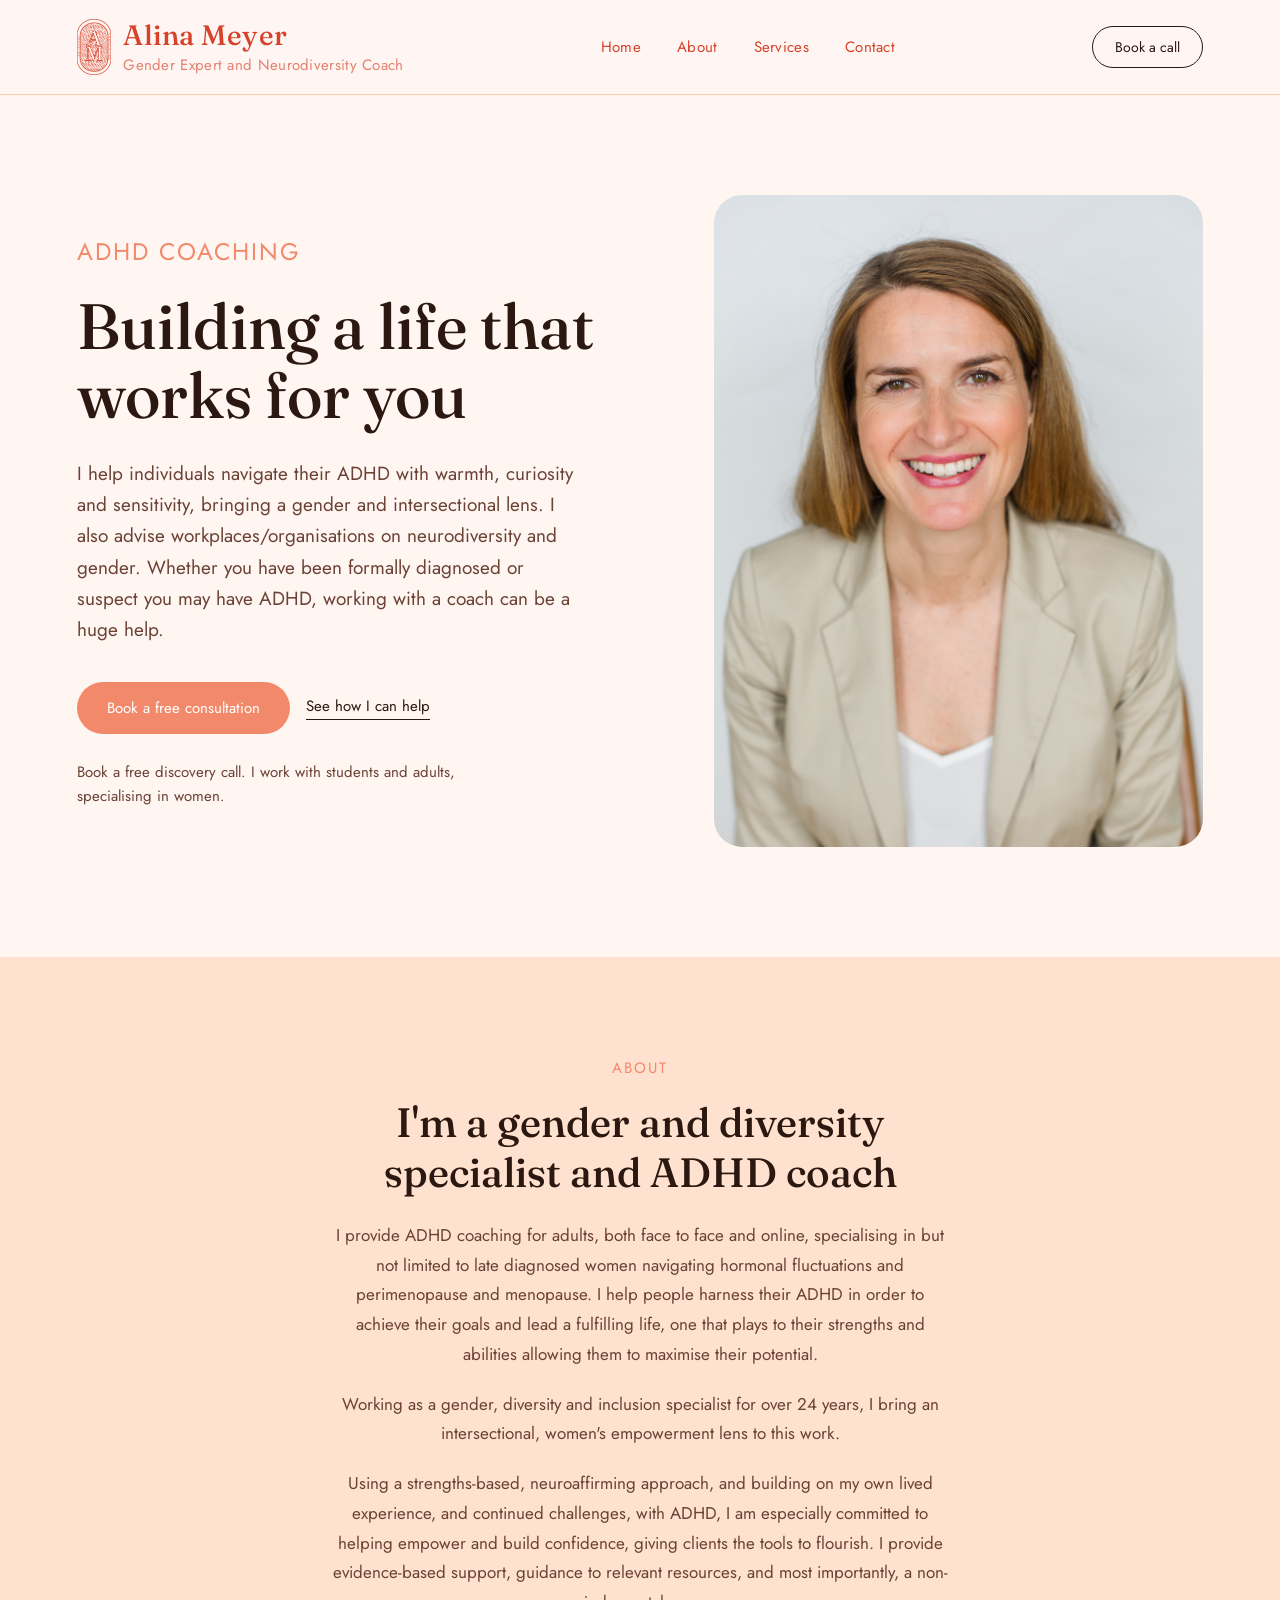
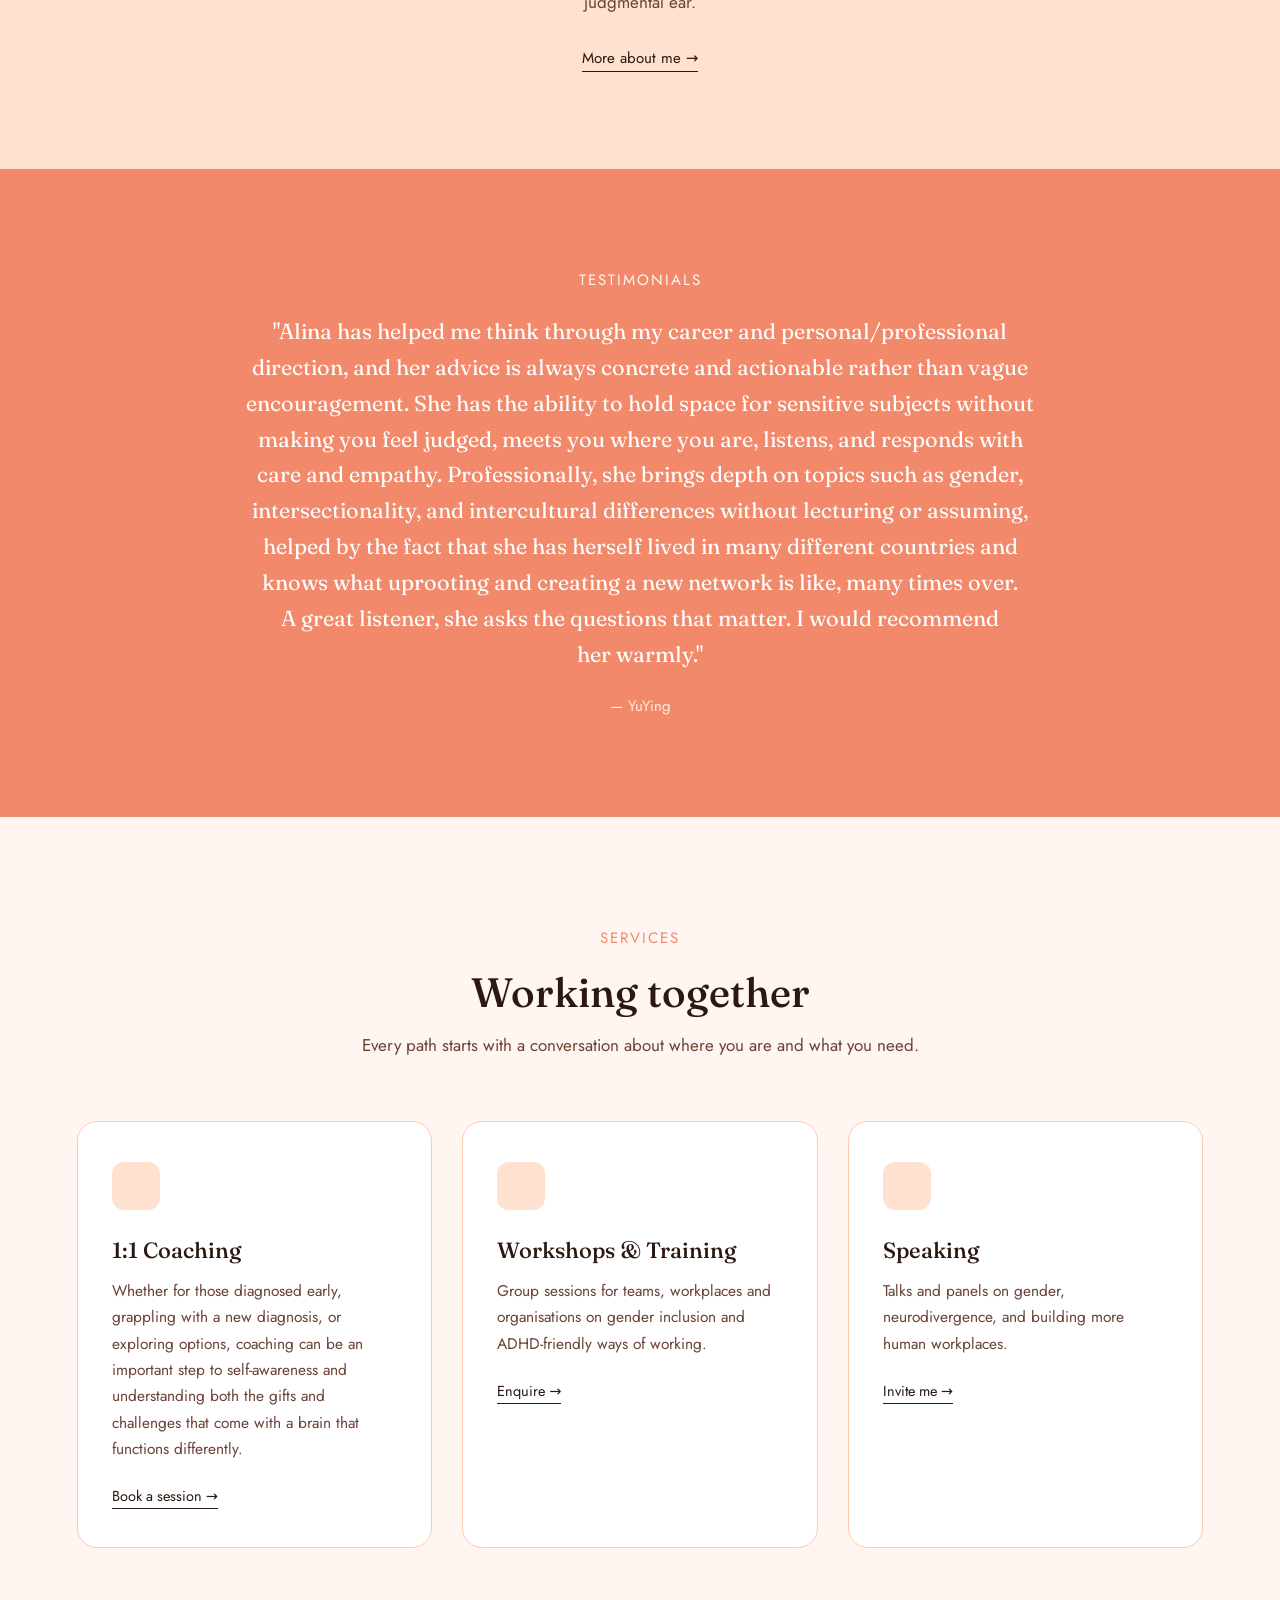
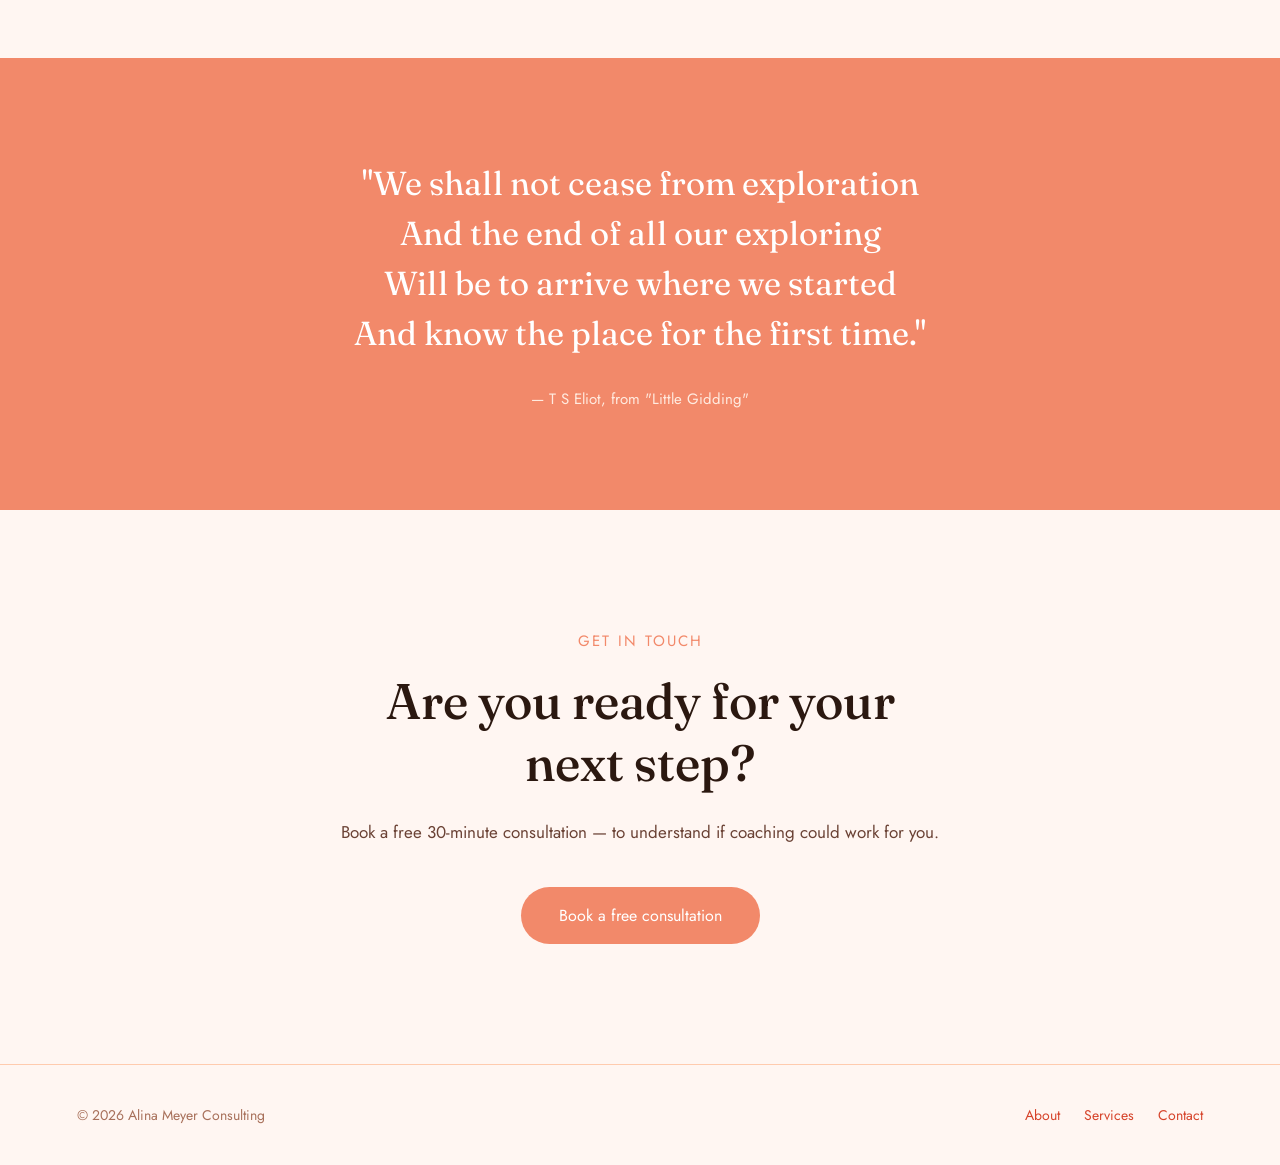
<file: index.html>
<!doctype html>
<html lang="en">
  <head>
    <meta charset="utf-8" />
    <meta name="viewport" content="width=device-width, initial-scale=1" />
    <title>Alina Meyer Consulting — ADHD Coaching</title>
    <meta
      name="description"
      content="ADHD coaching and gender, diversity and inclusion consulting with Alina Meyer."
    />
    <link rel="preconnect" href="https://fonts.googleapis.com" />
    <link rel="preconnect" href="https://fonts.gstatic.com" crossorigin />
    <link
      href="https://fonts.googleapis.com/css2?family=Fraunces:opsz,wght@9..144,400;9..144,500;9..144,600&family=Jost:wght@300;400;500;600&display=swap"
      rel="stylesheet"
    />
    <link rel="stylesheet" href="main.css" />
  </head>
  <body>
    <nav class="nav">
      <div class="nav__brand-group">
        <a href="index.html">
          <img src="images/alina-meyer-logo-orange.png" alt="Alina Meyer logo" class="nav__logo" />
        </a>
        <div class="nav__brand-text">
          <a href="index.html" class="nav__brand">Alina Meyer</a>
          <p class="subtitle">Gender Expert and Neurodiversity Coach</p>
        </div>
      </div>
      <div class="nav__links">
        <a href="index.html">Home</a>
        <a href="about.html">About</a>
        <a href="#services">Services</a>
        <a href="contact.html">Contact</a>
      </div>
      <a href="contact.html" class="nav__cta">Book a call</a>
    </nav>

    <section class="hero">
      <div>
        <div class="eyebrow" id="main-title">ADHD Coaching</div>
        <h1>Building a life that works for you</h1>
        <p>
          I help individuals navigate their ADHD with warmth, curiosity and
          sensitivity, bringing a gender and intersectional lens. I also advise
          workplaces/organisations on neurodiversity and gender. Whether you
          have been formally diagnosed or suspect you may have ADHD, working
          with a coach can be a huge help.
        </p>
        <div class="hero__actions">
          <a href="contact.html" class="btn">Book a free consultation</a>
          <a href="#services" class="link-underline">See how I can help</a>
        </div>
        <p class="hero__note">
          Book a free discovery call. I work with students and adults,
          specialising in women.
        </p>
      </div>
      <div
        class="photo"
        style="
          background-image: url(&quot;images/hero.jpg&quot;);
          aspect-ratio: 3/4;
          border-radius: 28px;
        "
      ></div>
    </section>
    <section id="about" class="about">
      <div class="about__grid about__grid--text-only">
        <!-- <div
          class="photo"
          style="
            background-image: url(&quot;images/about-home.jpg&quot;);
            aspect-ratio: 3/4;
            border-radius: 24px;
          "
        ></div> -->
        <div>
          <div class="eyebrow">About</div>
          <h2 id="about-title">
            I'm a gender and diversity specialist and ADHD coach
          </h2>
          <p>
            I provide ADHD coaching for adults, both face to face and online,
            specialising in but not limited to late diagnosed women navigating
            hormonal fluctuations and perimenopause and menopause. I help people
            harness their ADHD in order to achieve their goals and lead a
            fulfilling life, one that plays to their strengths and abilities
            allowing them to maximise their potential.
          </p>
          <p>
            Working as a gender, diversity and inclusion specialist for over 24
            years, I bring an intersectional, women's empowerment lens to this
            work.
          </p>
          <p style="margin-bottom: 28px">
            Using a strengths-based, neuroaffirming approach, and building on my
            own lived experience, and continued challenges, with ADHD, I am
            especially committed to helping empower and build confidence, giving
            clients the tools to flourish. I provide evidence-based support,
            guidance to relevant resources, and most importantly, a
            non-judgmental ear.
          </p>
          <a href="about.html" class="link-underline">More about me →</a>
        </div>
      </div>
    </section>

    <section id="testimonials" class="testimonial">
      <div class="eyebrow" style="color: var(--pop-soft)">Testimonials</div>
      <br />
      <blockquote>
        "Alina has helped me think through my career and personal/professional
        direction, and her advice is always concrete and actionable rather than
        vague encouragement. She has the ability to hold space for sensitive
        subjects without making you feel judged, meets you where you are,
        listens, and responds with care and empathy. Professionally, she brings
        depth on topics such as gender, intersectionality, and intercultural
        differences without lecturing or assuming, helped by the fact that she
        has herself lived in many different countries and knows what uprooting
        and creating a new network is like, many times over. A great listener,
        she asks the questions that matter. I would recommend her warmly."
      </blockquote>
      <div class="attr">— YuYing</div>
    </section>

    <section id="services" class="services">
      <div class="services__head">
        <div class="eyebrow">Services</div>
        <h2>Working together</h2>
        <p>
          Every path starts with a conversation about where you are and what you
          need.
        </p>
      </div>
      <div class="cards">
        <div class="card">
          <div class="card__mark"></div>
          <h3>1:1 Coaching</h3>
          <p>
            Whether for those diagnosed early, grappling with a new diagnosis,
            or exploring options, coaching can be an important step to
            self-awareness and understanding both the gifts and challenges that
            come with a brain that functions differently.
          </p>
          <a href="contact.html">Book a session →</a>
        </div>
        <div class="card">
          <div class="card__mark"></div>
          <h3>Workshops &amp; Training</h3>
          <p>
            Group sessions for teams, workplaces and organisations on gender
            inclusion and ADHD-friendly ways of working.
          </p>
          <a href="contact.html">Enquire →</a>
        </div>
        <div class="card">
          <div class="card__mark"></div>
          <h3>Speaking</h3>
          <p>
            Talks and panels on gender, neurodivergence, and building more human
            workplaces.
          </p>
          <a href="contact.html">Invite me →</a>
        </div>
      </div>
    </section>

    <section id="words" class="words">
      <blockquote>
        "We shall not cease from exploration<br />And the end of all our
        exploring<br />Will be to arrive where we started<br />And know the
        place for the first time."
      </blockquote>
      <div class="words__attr">— T S Eliot, from "Little Gidding"</div>
    </section>

    <section class="contact">
      <div class="eyebrow">Get in touch</div>
      <h2>Are you ready for your next step?</h2>
      <p>
        Book a free 30-minute consultation — to understand if coaching could
        work for you.
      </p>
      <a href="contact.html" class="btn btn--lg">Book a free consultation</a>
    </section>

    <footer class="footer">
      <div>© 2026 Alina Meyer Consulting</div>
      <div class="footer__links">
        <a href="about.html">About</a>
        <a href="#services">Services</a>
        <a href="contact.html">Contact</a>
      </div>
    </footer>
  </body>
</html>
</file>
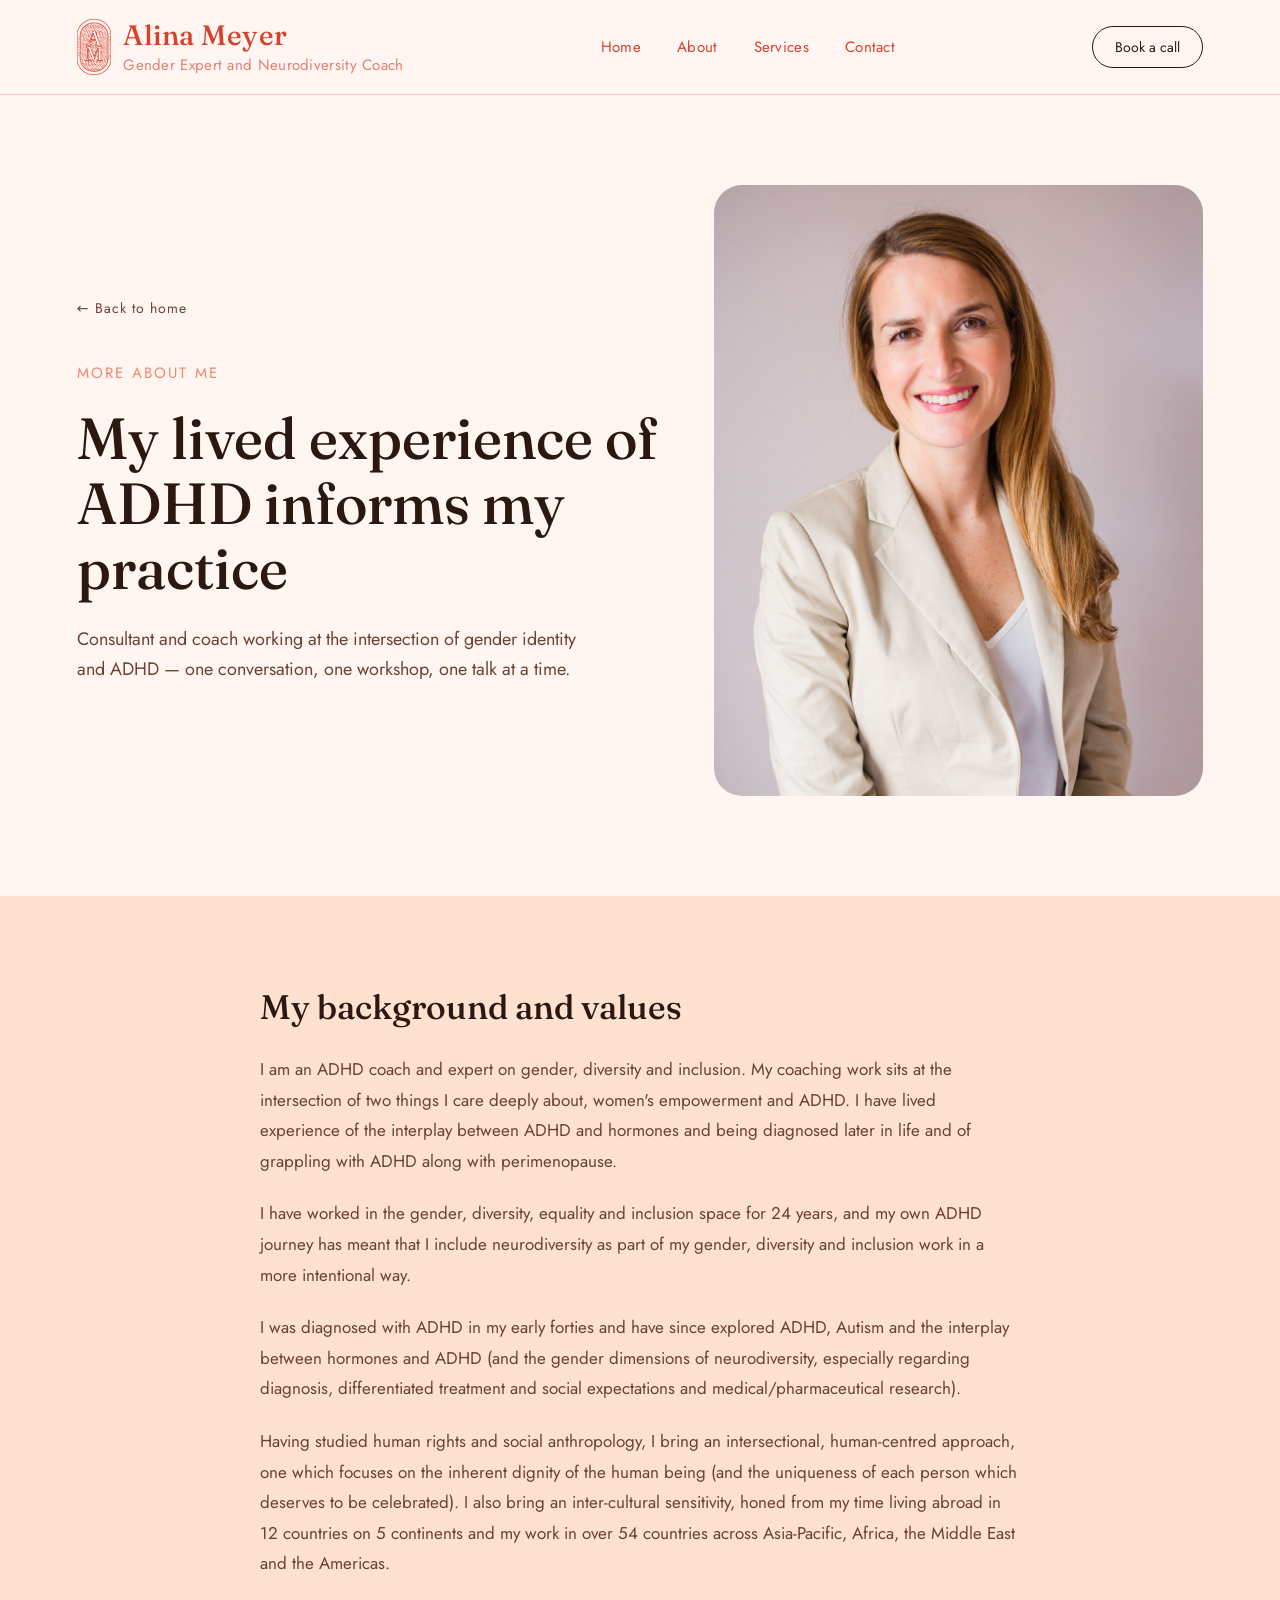
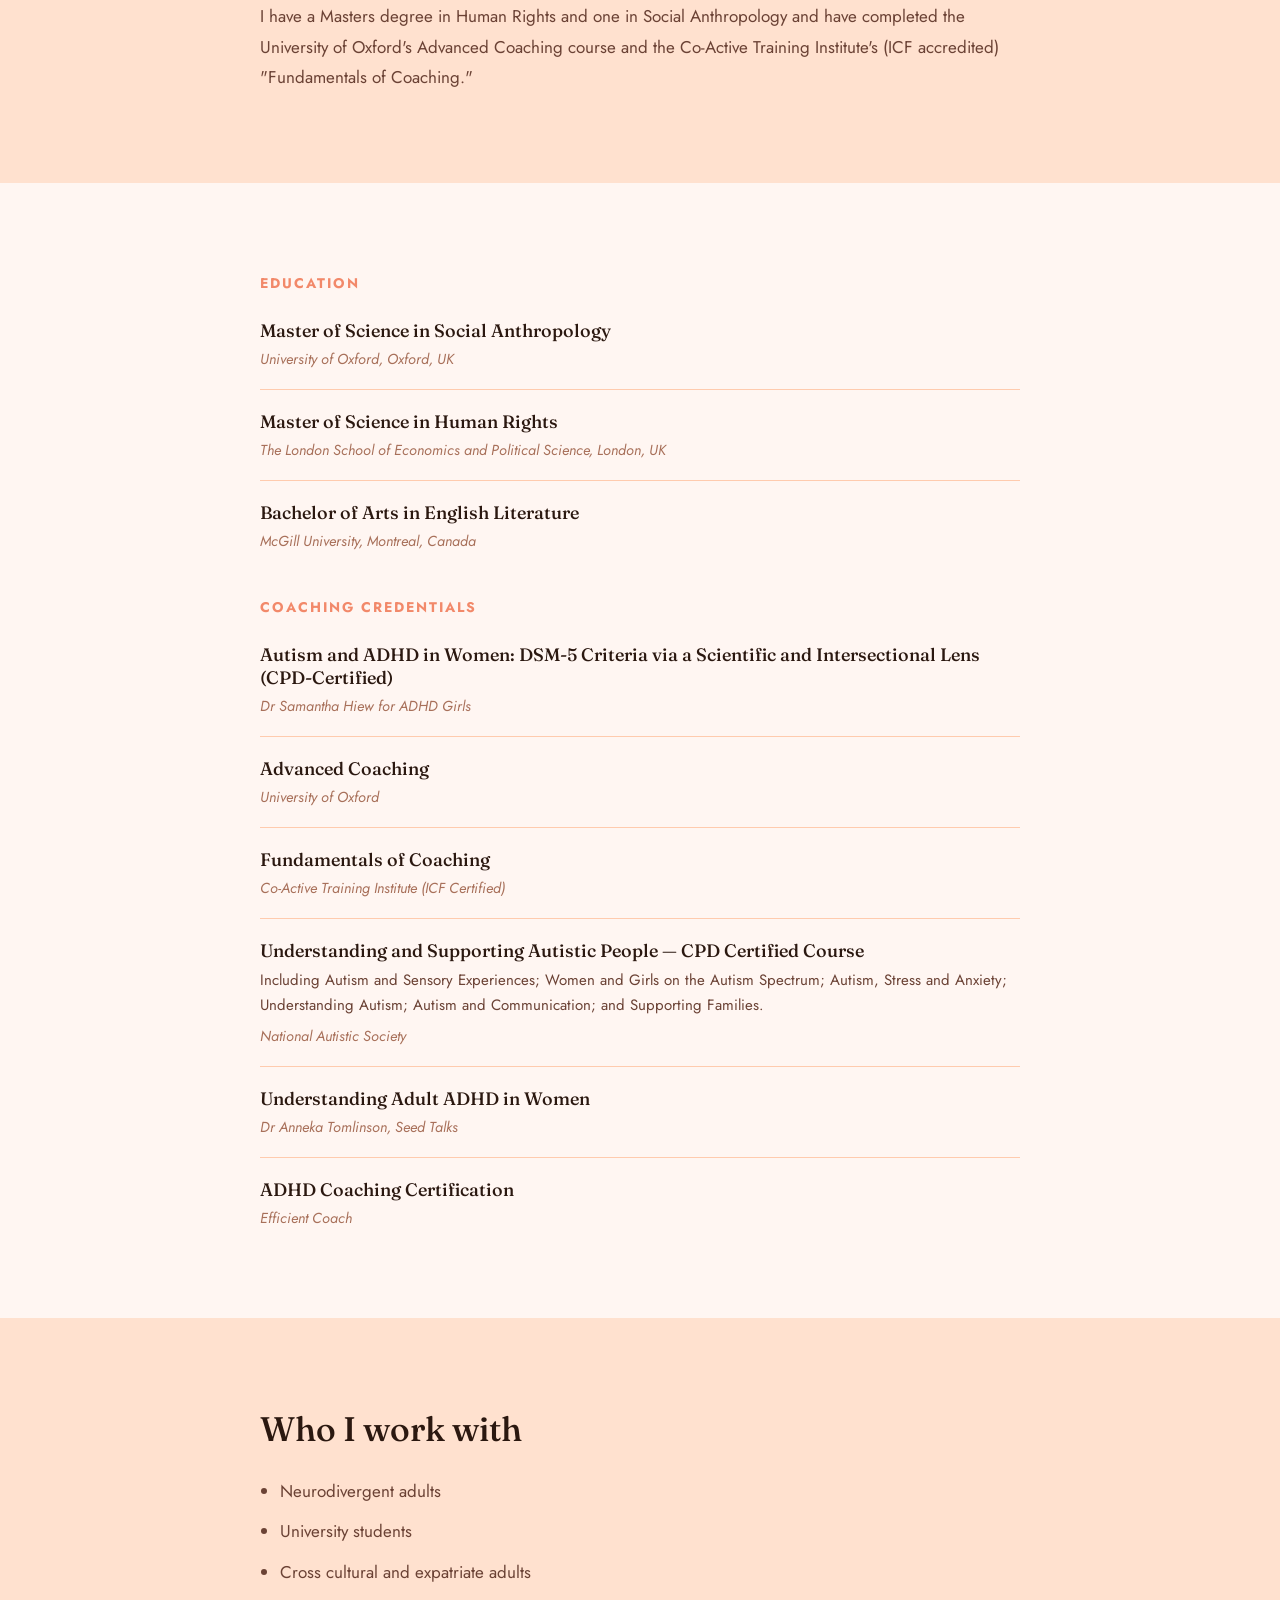
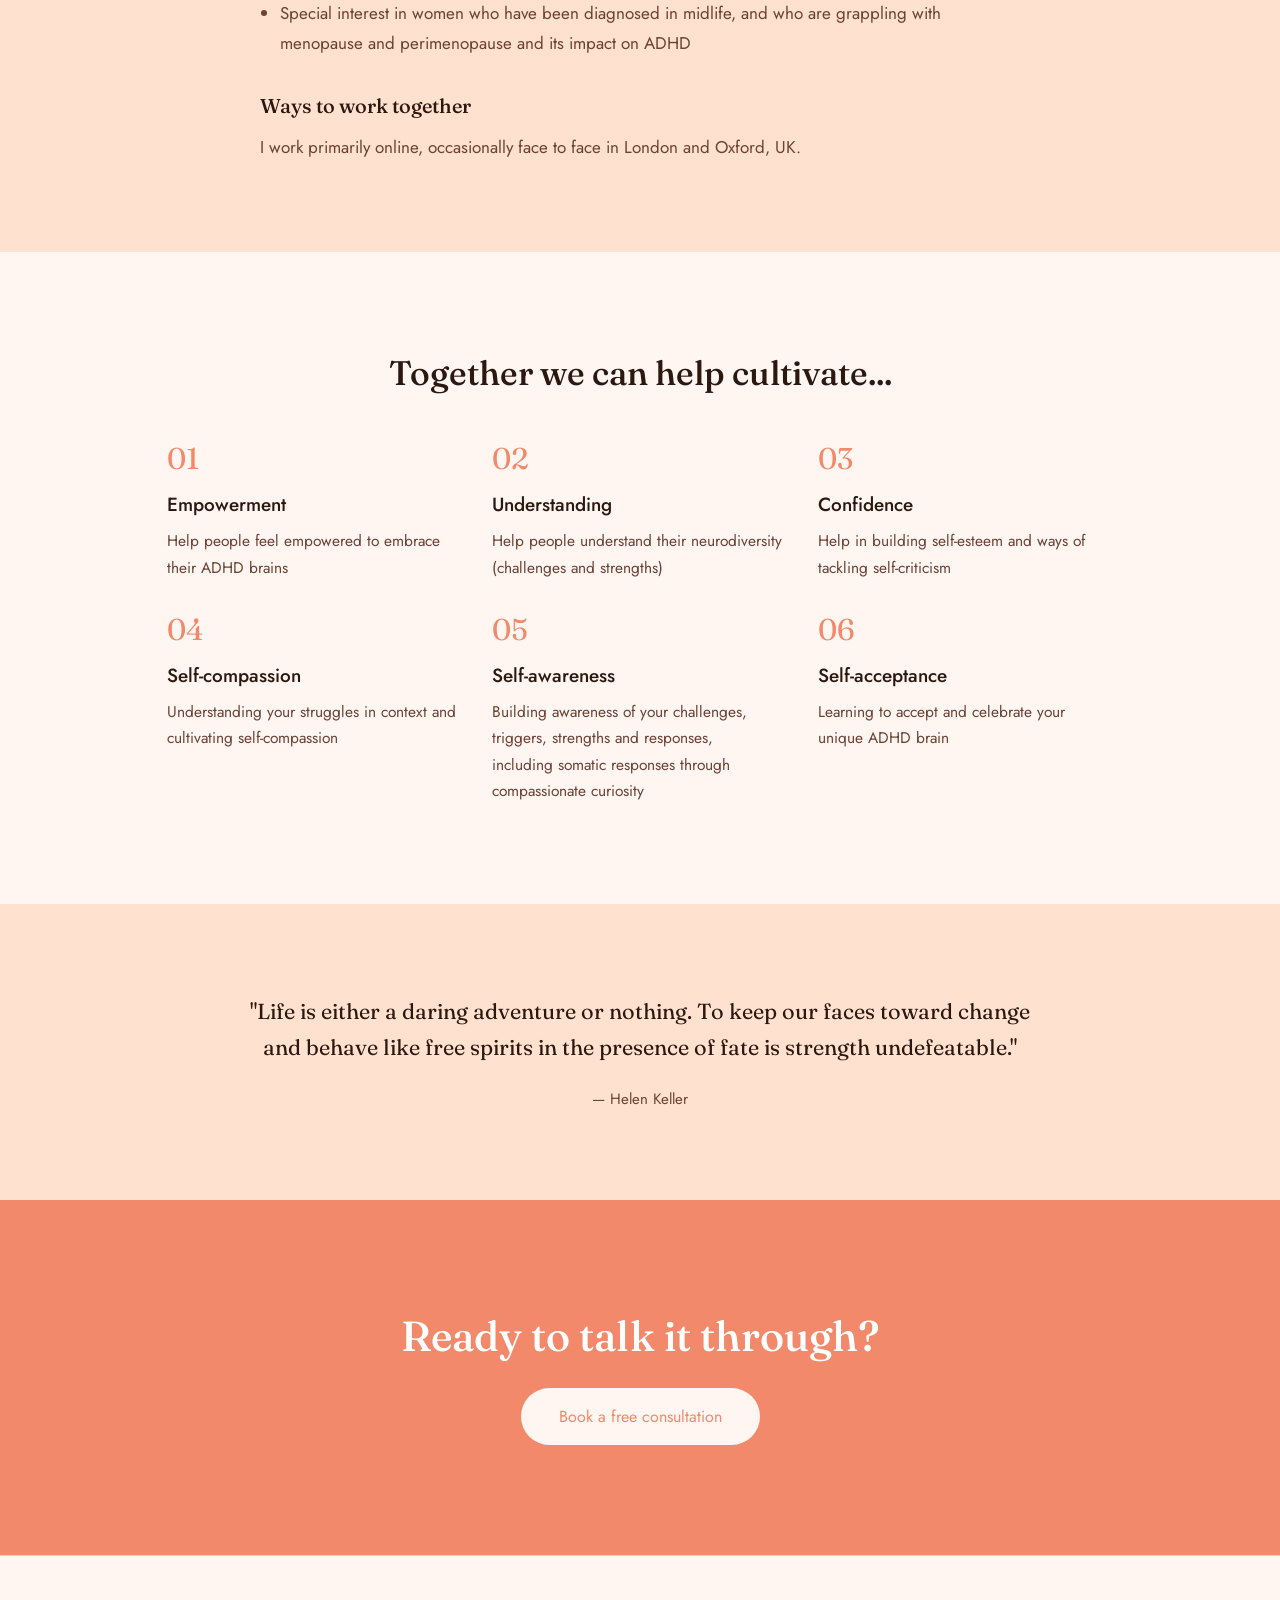
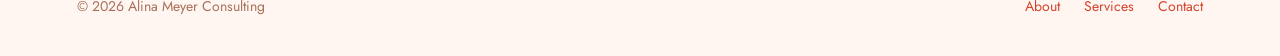
<file: about.html>
<!doctype html>
<html lang="en">
  <head>
    <meta charset="utf-8" />
    <meta name="viewport" content="width=device-width, initial-scale=1" />
    <title>About Alina Meyer — ADHD Coaching</title>
    <meta
      name="description"
      content="More about Alina Meyer's background, credentials, and coaching approach."
    />
    <link rel="preconnect" href="https://fonts.googleapis.com" />
    <link rel="preconnect" href="https://fonts.gstatic.com" crossorigin />
    <link
      href="https://fonts.googleapis.com/css2?family=Fraunces:opsz,wght@9..144,400;9..144,500;9..144,600&family=Jost:wght@300;400;500;600&display=swap"
      rel="stylesheet"
    />
    <link rel="stylesheet" href="main.css" />
  </head>
  <body>
    <nav class="nav">
      <div class="nav__brand-group">
        <a href="index.html">
          <img
            src="images/alina-meyer-logo-orange.png"
            alt="Alina Meyer logo"
            class="nav__logo"
          />
        </a>
        <div class="nav__brand-text">
          <a href="index.html" class="nav__brand">Alina Meyer</a>
          <p class="subtitle">Gender Expert and Neurodiversity Coach</p>
        </div>
      </div>
      <div class="nav__links">
        <a href="index.html">Home</a>
        <a href="about.html">About</a>
        <a href="index.html#services">Services</a>
        <a href="contact.html">Contact</a>
      </div>
      <a href="contact.html" class="nav__cta">Book a call</a>
    </nav>

    <section class="pagehead">
      <div>
        <a href="index.html" class="back">← Back to home</a>
        <div class="eyebrow" style="margin: 22px 0">More about me</div>
        <h1>My lived experience of ADHD informs my practice</h1>
        <p>
          Consultant and coach working at the intersection of gender identity
          and ADHD — one conversation, one workshop, one talk at a time.
        </p>
      </div>
      <div
        class="photo"
        style="background-image: url(&quot;images/about-page.jpg&quot;)"
      ></div>
    </section>

    <section class="story">
      <div class="story__wrap">
        <h2>My background and values</h2>
        <p>
          I am an ADHD coach and expert on gender, diversity and inclusion. My
          coaching work sits at the intersection of two things I care deeply
          about, women's empowerment and ADHD. I have lived experience of the
          interplay between ADHD and hormones and being diagnosed later in life
          and of grappling with ADHD along with perimenopause.
        </p>
        <p>
          I have worked in the gender, diversity, equality and inclusion space
          for 24 years, and my own ADHD journey has meant that I include
          neurodiversity as part of my gender, diversity and inclusion work in a
          more intentional way.
        </p>
        <p>
          I was diagnosed with ADHD in my early forties and have since explored
          ADHD, Autism and the interplay between hormones and ADHD (and the
          gender dimensions of neurodiversity, especially regarding diagnosis,
          differentiated treatment and social expectations and
          medical/pharmaceutical research).
        </p>
        <p>
          Having studied human rights and social anthropology, I bring an
          intersectional, human-centred approach, one which focuses on the
          inherent dignity of the human being (and the uniqueness of each person
          which deserves to be celebrated). I also bring an inter-cultural
          sensitivity, honed from my time living abroad in 12 countries on 5
          continents and my work in over 54 countries across Asia-Pacific,
          Africa, the Middle East and the Americas.
        </p>
        <p style="margin-bottom: 0">
          I have a Masters degree in Human Rights and one in Social Anthropology
          and have completed the University of Oxford's Advanced Coaching course
          and the Co-Active Training Institute's (ICF accredited) "Fundamentals
          of Coaching."
        </p>
      </div>
    </section>

    <section class="credentials">
      <div class="credentials__wrap">
        <h4>Education</h4>
        <div class="cred-list">
          <div class="cred-item">
            <h3>Master of Science in Social Anthropology</h3>
            <div class="org">University of Oxford, Oxford, UK</div>
          </div>
          <div class="cred-item">
            <h3>Master of Science in Human Rights</h3>
            <div class="org">
              The London School of Economics and Political Science, London, UK
            </div>
          </div>
          <div class="cred-item">
            <h3>Bachelor of Arts in English Literature</h3>
            <div class="org">McGill University, Montreal, Canada</div>
          </div>
        </div>

        <h4>Coaching Credentials</h4>
        <div class="cred-list">
          <div class="cred-item">
            <h3>
              Autism and ADHD in Women: DSM-5 Criteria via a Scientific and
              Intersectional Lens (CPD-Certified)
            </h3>
            <div class="org">Dr Samantha Hiew for ADHD Girls</div>
          </div>
          <div class="cred-item">
            <h3>Advanced Coaching</h3>
            <div class="org">University of Oxford</div>
          </div>
          <div class="cred-item">
            <h3>Fundamentals of Coaching</h3>
            <div class="org">Co-Active Training Institute (ICF Certified)</div>
          </div>
          <div class="cred-item">
            <h3>
              Understanding and Supporting Autistic People — CPD Certified
              Course
            </h3>
            <p>
              Including Autism and Sensory Experiences; Women and Girls on the
              Autism Spectrum; Autism, Stress and Anxiety; Understanding Autism;
              Autism and Communication; and Supporting Families.
            </p>
            <div class="org">National Autistic Society</div>
          </div>
          <div class="cred-item">
            <h3>Understanding Adult ADHD in Women</h3>
            <div class="org">Dr Anneka Tomlinson, Seed Talks</div>
          </div>
          <div class="cred-item">
            <h3>ADHD Coaching Certification</h3>
            <div class="org">Efficient Coach</div>
          </div>
        </div>
      </div>
    </section>

    <section class="who">
      <div class="who__wrap">
        <h2>Who I work with</h2>
        <ul>
          <li>Neurodivergent adults</li>
          <li>University students</li>
          <li>Cross cultural and expatriate adults</li>
          <li>
            Special interest in women who have been diagnosed in midlife, and
            who are grappling with menopause and perimenopause and its impact on
            ADHD
          </li>
        </ul>
        <h3>Ways to work together</h3>
        <p>
          I work primarily online, occasionally face to face in London and
          Oxford, UK.
        </p>
      </div>
    </section>

    <section class="aims">
      <h2>Together we can help cultivate...</h2>
      <div class="cards">
        <div class="aim">
          <div class="aim__num">01</div>
          <h3>Empowerment</h3>
          <p>Help people feel empowered to embrace their ADHD brains</p>
        </div>
        <div class="aim">
          <div class="aim__num">02</div>
          <h3>Understanding</h3>
          <p>
            Help people understand their neurodiversity (challenges and
            strengths)
          </p>
        </div>
        <div class="aim">
          <div class="aim__num">03</div>
          <h3>Confidence</h3>
          <p>
            Help in building self-esteem and ways of tackling self-criticism
          </p>
        </div>
        <div class="aim">
          <div class="aim__num">04</div>
          <h3>Self-compassion</h3>
          <p>
            Understanding your struggles in context and cultivating
            self-compassion
          </p>
        </div>
        <div class="aim">
          <div class="aim__num">05</div>
          <h3>Self-awareness</h3>
          <p>
            Building awareness of your challenges, triggers, strengths and
            responses, including somatic responses through compassionate
            curiosity
          </p>
        </div>
        <div class="aim">
          <div class="aim__num">06</div>
          <h3>Self-acceptance</h3>
          <p>Learning to accept and celebrate your unique ADHD brain</p>
        </div>
      </div>
    </section>

    <section class="quote">
      <p>
        "Life is either a daring adventure or nothing. To keep our faces toward
        change and behave like free spirits in the presence of fate is strength
        undefeatable."
      </p>
      <div class="attr">— Helen Keller</div>
    </section>

    <section class="cta">
      <h2>Ready to talk it through?</h2>
      <a
        href="contact.html"
        class="btn btn--lg"
        style="background: var(--bg); color: var(--pop)"
        >Book a free consultation</a
      >
    </section>

    <footer class="footer">
      <div>© 2026 Alina Meyer Consulting</div>
      <div class="footer__links">
        <a href="about.html">About</a>
        <a href="index.html#services">Services</a>
        <a href="contact.html">Contact</a>
      </div>
    </footer>
  </body>
</html>
</file>
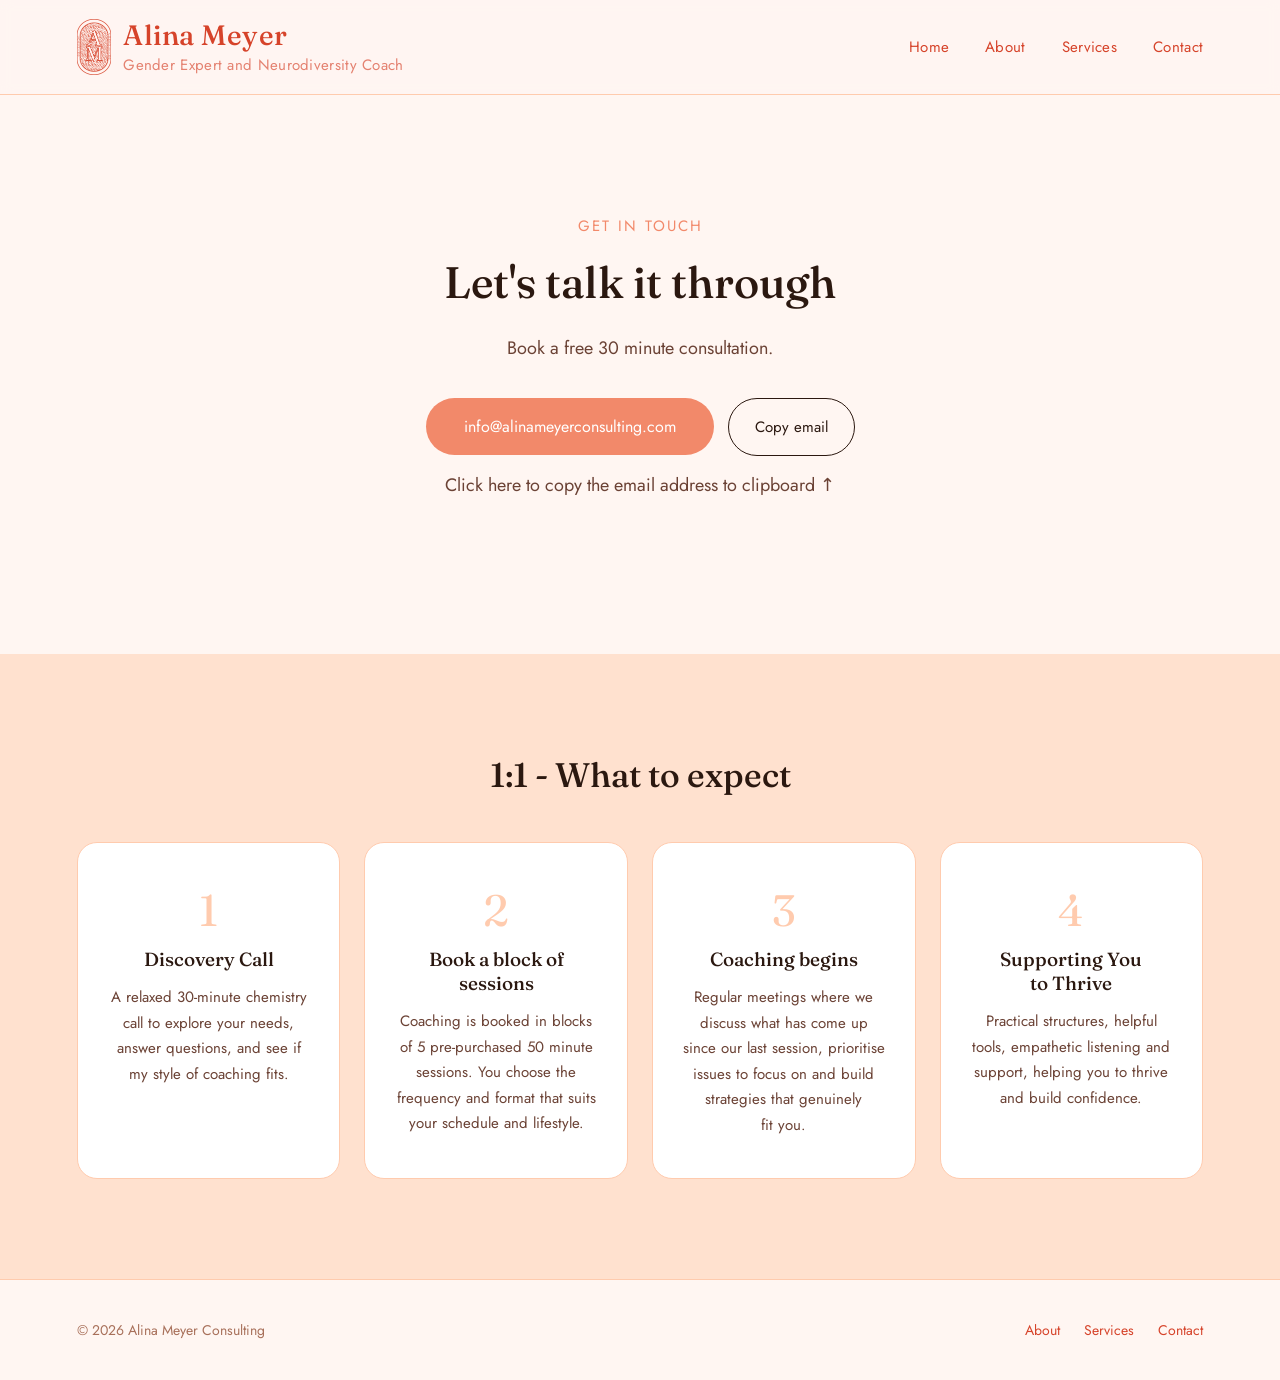
<file: contact.html>
<!doctype html>
<html lang="en">
  <head>
    <meta charset="utf-8" />
    <meta name="viewport" content="width=device-width, initial-scale=1" />
    <title>Contact — Alina Meyer Consulting</title>
    <meta
      name="description"
      content="Get in touch with Alina Meyer for coaching, workshops, and speaking availability."
    />
    <link rel="preconnect" href="https://fonts.googleapis.com" />
    <link rel="preconnect" href="https://fonts.gstatic.com" crossorigin />
    <link
      href="https://fonts.googleapis.com/css2?family=Fraunces:opsz,wght@9..144,400;9..144,500;9..144,600&family=Jost:wght@300;400;500;600&display=swap"
      rel="stylesheet"
    />
    <link rel="stylesheet" href="main.css" />
    <style>
      body {
        display: flex;
        flex-direction: column;
        min-height: 100vh;
      }
    </style>
  </head>
  <body>
    <nav class="nav">
      <div class="nav__brand-group">
        <a href="index.html">
          <img src="images/alina-meyer-logo-orange.png" alt="Alina Meyer logo" class="nav__logo" />
        </a>
        <div class="nav__brand-text">
          <a href="index.html" class="nav__brand">Alina Meyer</a>
          <p class="subtitle">Gender Expert and Neurodiversity Coach</p>
        </div>
      </div>
      <div class="nav__links">
        <a href="index.html">Home</a>
        <a href="about.html">About</a>
        <a href="index.html#services">Services</a>
        <a href="contact.html">Contact</a>
      </div>
    </nav>

    <section class="contact-page">
      <div class="contact-page__inner">
        <div class="eyebrow">Get in touch</div>
        <h1>Let's talk it through</h1>
        <p>Book a free 30 minute consultation.</p>
        <div class="contact-actions">
          <a href="mailto:info@alinameyerconsulting.com" class="btn btn--lg"
            >info@alinameyerconsulting.com</a
          >
          <button class="btn--outline" id="copy-email">Copy email</button>

          <p>Click here to copy the email address to clipboard ↑</p>
        </div>
      </div>
    </section>

    <section class="process">
      <div class="process__inner">
        <h2>1:1 - What to expect</h2>
        <div class="process__grid">
          <div class="process-step">
            <div class="process-step__num">1</div>
            <h3>Discovery Call</h3>
            <p>
              A relaxed 30-minute chemistry call to explore your needs, answer
              questions, and see if my style of coaching fits.
            </p>
          </div>
          <div class="process-step">
            <div class="process-step__num">2</div>
            <h3>Book a block of sessions</h3>
            <p>
              Coaching is booked in blocks of 5 pre-purchased 50 minute
              sessions. You choose the frequency and format that suits your
              schedule and lifestyle.
            </p>
          </div>
          <div class="process-step">
            <div class="process-step__num">3</div>
            <h3>Coaching begins</h3>
            <p>
              Regular meetings where we discuss what has come up since our last
              session, prioritise issues to focus on and build strategies that
              genuinely fit you.
            </p>
          </div>
          <div class="process-step">
            <div class="process-step__num">4</div>
            <h3>Supporting You to Thrive</h3>
            <p>
              Practical structures, helpful tools, empathetic listening and
              support, helping you to thrive and build confidence.
            </p>
          </div>
        </div>
      </div>
    </section>

    <footer class="footer">
      <div>© 2026 Alina Meyer Consulting</div>
      <div class="footer__links">
        <a href="about.html">About</a>
        <a href="index.html#services">Services</a>
        <a href="contact.html">Contact</a>
      </div>
    </footer>

    <script>
      document
        .getElementById("copy-email")
        .addEventListener("click", function (btn) {
          navigator.clipboard.writeText("info@alinameyerconsulting.com");
          var el = document.getElementById("copy-email");
          el.textContent = "Copied ✓";
          setTimeout(function () {
            el.textContent = "Copy email";
          }, 2000);
        });
    </script>
  </body>
</html>
</file>
<file: main.css>
:root {
  --bg: #fff6f2;
  --bg2: #ffe1cf;
  --text: #2b1810;
  --muted: #6b4235;
  --accent: #f2896a;
  --border: #ffcbae;
  --pop: #f2896a;
  --pop-soft: #fff6f2;
  --pop-muted: #ffebe0;
  --footer-muted: #a8705a;
  --nav-bg: rgba(255, 246, 242, 0.9);
  --link: #d6432a;
  --selection: #ffc2a6;
}
* {
  box-sizing: border-box;
}
html {
  scroll-behavior: smooth;
}
body {
  margin: 0;
  background: var(--bg);
  color: var(--text);
  font-family: "Jost", system-ui, sans-serif;
  overflow-x: hidden;
  text-wrap: pretty;
  -webkit-font-smoothing: antialiased;
}
::selection {
  background: var(--selection);
}
a {
  color: var(--link);
  text-decoration: none;
}
a:hover {
  color: var(--accent);
}
h1,
h2,
h3 {
  font-family: "Fraunces", Georgia, serif;
  font-weight: 500;
  margin: 0;
}
img {
  display: block;
  max-width: 100%;
}
ul {
  margin: 0;
  padding: 0;
}

/* NAV */
.nav {
  position: sticky;
  top: 0;
  z-index: 50;
  display: flex;
  flex-wrap: wrap;
  justify-content: space-between;
  align-items: center;
  gap: 14px;
  padding: 18px 6vw;
  background: var(--nav-bg);
  backdrop-filter: blur(6px);
  border-bottom: 1px solid var(--border);
}
.nav__brand-group {
  display: flex;
  flex-direction: row;
  align-items: center;
  gap: 12px;
}

.nav__logo {
  height: 56px;
  width: auto;
  display: block;
}

.nav__brand-text {
  display: flex;
  flex-direction: column;
  gap: 2px;
}

.nav__brand {
  font-family: "Fraunces", Georgia, serif;
  font-size: 28px;
  font-weight: 500;
  letter-spacing: 0.5px;
  color: var(--link);
}

.nav__brand:hover {
  color: var(--text);
}

.subtitle {
  font-family: "Jost", sans-serif;
  font-size: 15px;
  font-weight: 400;
  letter-spacing: 0.3px;
  color: var(--link);
  opacity: 0.65;
  margin: 0;
  white-space: nowrap;
}
.nav__links {
  display: flex;
  gap: 36px;
  font-size: 15px;
  letter-spacing: 0.3px;
}
.nav__cta {
  padding: 10px 22px;
  border: 1px solid var(--text);
  border-radius: 100px;
  font-size: 14px;
  color: var(--text);
}
.nav__cta:hover {
  background: var(--text);
  color: var(--bg);
}

/* SHARED */
.eyebrow {
  font-size: 15px;
  letter-spacing: 2px;
  text-transform: uppercase;
  color: var(--accent);
}

#main-title {
  font-size: 24px;
}
.btn {
  display: inline-block;
  padding: 15px 30px;
  background: var(--pop);
  color: #fff;
  border-radius: 100px;
  font-size: 15px;
  transition: filter 0.15s ease;
}
.btn:hover {
  filter: brightness(0.92);
  color: #fff;
}
.btn--lg {
  padding: 17px 38px;
  font-size: 16px;
}
.btn--outline {
  display: inline-flex;
  align-items: center;
  gap: 8px;
  padding: 17px 26px;
  background: none;
  border: 1px solid var(--text);
  color: var(--text);
  border-radius: 100px;
  font-size: 15px;
  font-family: "Jost", sans-serif;
  cursor: pointer;
}
.link-underline {
  font-size: 15px;
  color: var(--text);
  border-bottom: 1px solid var(--text);
  padding-bottom: 2px;
}
.link-underline:hover {
  color: var(--pop);
  border-color: var(--pop);
}
.photo {
  width: 100%;
  border-radius: 28px;
  overflow: hidden;
  background: var(--bg2) center/cover no-repeat;
  aspect-ratio: 4/5;
}
.photo--contain {
  background-size: contain;
}

/* HERO */
.hero {
  display: grid;
  grid-template-columns: 1.1fr 0.9fr;
  gap: 40px;
  align-items: center;
  padding: 100px 6vw 110px;
  max-width: 1400px;
  margin: 0 auto;
}
.hero h1 {
  font-size: clamp(40px, 5vw, 68px);
  line-height: 1.08;
  margin: 22px 0 28px;
  max-width: 620px;
}
.hero p {
  font-size: 19px;
  line-height: 1.65;
  color: var(--muted);
  max-width: 500px;
  margin: 0 0 36px;
}
.hero__actions {
  display: flex;
  flex-wrap: wrap;
  gap: 16px;
  align-items: center;
}
.hero .photo {
  background-color: var(--bg);
}
.hero p.hero__note {
  font-size: 15px;
  line-height: 1.6;
  color: var(--muted);
  max-width: 420px;
  margin: 26px 0 0;
}

/* ABOUT (home) */
.about {
  padding: 100px 6vw;
  background: var(--bg2);
}
.about__grid {
  display: grid;
  grid-template-columns: 0.8fr 1.2fr;
  gap: 70px;
  align-items: center;
  max-width: 1400px;
  margin: 0 auto;
}
.about h2 {
  font-size: clamp(30px, 3.2vw, 42px);
  margin: 18px 0 24px;
  max-width: 560px;
}
.about p {
  font-size: 17px;
  line-height: 1.75;
  color: var(--muted);
  max-width: 620px;
  margin: 0 0 20px;
}

#about-title {
  text-align: center;
  margin-left: auto;
  margin-right: auto;
}

.about__grid--text-only {
  grid-template-columns: 1fr;
  text-align: center;
}

.about__grid--text-only > div {
  max-width: 700px;
  margin: 0 auto;
}

/* TESTIMONIAL (excerpt, home) */
.testimonial {
  padding: 100px 6vw;
  background: var(--pop);
  color: #fff;
  text-align: center;
}
.testimonial blockquote {
  font-family: "Fraunces", serif;
  font-weight: 400;
  font-size: clamp(19px, 1.7vw, 22px);
  line-height: 1.65;
  margin: 0 auto 22px;
  max-width: 800px;
}
.testimonial .attr {
  font-size: 15px;
  color: var(--pop-muted);
}

/* SERVICES */
.services {
  padding: 110px 6vw;
  max-width: 1400px;
  margin: 0 auto;
}
.services__head {
  text-align: center;
  margin-bottom: 64px;
}
.services__head h2 {
  font-size: clamp(30px, 3.2vw, 42px);
  margin: 18px 0 16px;
}
.services__head p {
  font-size: 17px;
  color: var(--muted);
  max-width: 560px;
  margin: 0 auto;
}
.cards {
  display: grid;
  grid-template-columns: repeat(3, 1fr);
  gap: 30px;
}
.card {
  background: #fff;
  border: 1px solid var(--border);
  border-radius: 20px;
  padding: 40px 34px;
}
.card__mark {
  width: 48px;
  height: 48px;
  border-radius: 12px;
  background: var(--bg2);
  margin-bottom: 26px;
}
.card h3 {
  font-size: 22px;
  margin: 0 0 14px;
}
.card p {
  font-size: 15.5px;
  line-height: 1.7;
  color: var(--muted);
  margin: 0 0 22px;
}
.card a {
  font-size: 14.5px;
  color: var(--text);
  border-bottom: 1px solid var(--text);
  padding-bottom: 2px;
}
.card a:hover {
  color: var(--pop);
  border-color: var(--pop);
}

/* WORDS (poem quote, home) */
.words {
  padding: 100px 6vw;
  background: var(--pop);
  color: #fff;
  text-align: center;
}
.words blockquote {
  font-family: "Fraunces", Georgia, serif;
  font-weight: 400;
  font-size: clamp(24px, 2.6vw, 34px);
  line-height: 1.5;
  margin: 0 auto 30px;
  max-width: 1000px;
}
.words__attr {
  font-size: 15px;
  color: var(--pop-muted);
}

/* CONTACT (home teaser) */
.contact {
  padding: 120px 6vw;
  max-width: 900px;
  margin: 0 auto;
  text-align: center;
}
.contact h2 {
  font-size: clamp(32px, 4vw, 50px);
  margin: 18px 0 24px;
}
.contact p {
  font-size: 17px;
  line-height: 1.7;
  color: var(--muted);
  margin: 0 0 40px;
}

/* CONTACT PAGE */
.contact-page {
  flex: 1;
  display: flex;
  align-items: center;
  justify-content: center;
  padding: 120px 6vw;
}
.contact-page__inner {
  max-width: 600px;
  margin: 0 auto;
  text-align: center;
}
.contact-page h1 {
  font-size: clamp(30px, 3.6vw, 44px);
  margin: 18px 0 24px;
}
.contact-page p {
  font-size: 18px;
  line-height: 1.7;
  color: var(--muted);
  margin: 0 0 34px;
}
.contact-actions {
  display: flex;
  flex-wrap: wrap;
  gap: 14px;
  justify-content: center;
  align-items: center;
}

/* PROCESS (contact page) */
.process {
  padding: 100px 6vw;
  background: var(--bg2);
}
.process__inner {
  max-width: 1400px;
  margin: 0 auto;
}
.process h2 {
  font-size: clamp(26px, 2.8vw, 34px);
  margin: 0 0 46px;
  text-align: center;
}
.process__grid {
  display: grid;
  grid-template-columns: repeat(4, 1fr);
  gap: 24px;
}
@media (max-width: 1100px) and (min-width: 821px) {
  .process__grid {
    grid-template-columns: repeat(2, 1fr);
  }
}
.process-step {
  background: #fff;
  border: 1px solid var(--border);
  border-radius: 20px;
  padding: 40px 28px;
  text-align: center;
}
.process-step__num {
  font-family: "Fraunces", Georgia, serif;
  font-size: 44px;
  color: var(--border);
  margin-bottom: 10px;
}
.process-step h3 {
  font-size: 19px;
  font-weight: 500;
  margin: 0 0 14px;
}
.process-step p {
  font-size: 15px;
  line-height: 1.7;
  color: var(--muted);
  margin: 0;
}

/* ABOUT PAGE */
.pagehead {
  display: grid;
  grid-template-columns: 1.1fr 0.9fr;
  gap: 40px;
  align-items: center;
  padding: 90px 6vw 100px;
  max-width: 1400px;
  margin: 0 auto;
}
.pagehead h1 {
  font-size: clamp(36px, 4.6vw, 58px);
  line-height: 1.12;
  margin: 22px 0 24px;
  max-width: 620px;
}
.pagehead p {
  font-size: 18px;
  line-height: 1.65;
  color: var(--muted);
  max-width: 520px;
  margin: 0;
}
.back {
  font-size: 14px;
  letter-spacing: 1px;
  color: var(--muted);
  display: inline-block;
  margin-bottom: 22px;
}
.story {
  padding: 90px 6vw;
  background: var(--bg2);
}
.story__wrap {
  max-width: 760px;
  margin: 0 auto;
}
.story h2 {
  font-size: clamp(26px, 2.8vw, 34px);
  margin: 0 0 26px;
}
.story p {
  font-size: 17px;
  line-height: 1.8;
  color: var(--muted);
  margin: 0 0 22px;
}

/* CREDENTIALS */
.credentials {
  padding: 90px 6vw;
}
.credentials__wrap {
  max-width: 760px;
  margin: 0 auto;
}
.credentials h4 {
  font-size: 14px;
  letter-spacing: 2px;
  text-transform: uppercase;
  color: var(--accent);
  margin: 0 0 26px;
}
.cred-list {
  display: flex;
  flex-direction: column;
  gap: 20px;
  margin-bottom: 46px;
}
.cred-list:last-child {
  margin-bottom: 0;
}
.cred-item {
  padding-bottom: 20px;
  border-bottom: 1px solid var(--border);
}
.cred-list > .cred-item:last-child {
  border-bottom: none;
  padding-bottom: 0;
}
.cred-item h3 {
  font-size: 18px;
  margin: 0 0 6px;
}
.cred-item .org {
  font-size: 14.5px;
  font-style: italic;
  color: var(--footer-muted);
}
.cred-item p {
  font-size: 15px;
  line-height: 1.7;
  color: var(--muted);
  margin: 0 0 6px;
}

/* WHO I WORK WITH */
.who {
  padding: 90px 6vw;
  background: var(--bg2);
}
.who__wrap {
  max-width: 760px;
  margin: 0 auto;
}
.who h2 {
  font-size: clamp(26px, 2.8vw, 34px);
  margin: 0 0 26px;
}
.who ul {
  margin: 0 0 34px;
  padding-left: 20px;
  list-style: disc;
}
.who li {
  font-size: 17px;
  line-height: 1.8;
  color: var(--muted);
  margin-bottom: 10px;
}
.who h3 {
  font-size: 20px;
  margin: 0 0 14px;
}
.who p {
  font-size: 17px;
  line-height: 1.8;
  color: var(--muted);
  margin: 0;
}

/* AIMS */
.aims {
  padding: 100px 6vw;
  max-width: 1100px;
  margin: 0 auto;
}
.aims h2 {
  font-size: clamp(26px, 2.8vw, 34px);
  margin: 0 0 46px;
  text-align: center;
}
.aim__num {
  font-family: "Fraunces", Georgia, serif;
  font-size: 30px;
  color: var(--accent);
  margin-bottom: 14px;
}
.aim h3 {
  font-family: "Jost", sans-serif;
  font-size: 19px;
  font-weight: 500;
  margin: 0 0 10px;
}
.aim p {
  font-size: 15.5px;
  line-height: 1.7;
  color: var(--muted);
  margin: 0;
}

/* QUOTE (about page) */
.quote {
  padding: 90px 6vw;
  background: var(--bg2);
  text-align: center;
}
.quote p {
  font-family: "Fraunces", Georgia, serif;
  font-weight: 400;
  font-size: clamp(21px, 1.7vw, 24px);
  line-height: 1.65;
  color: var(--text);
  max-width: 780px;
  margin: 0 auto 22px;
}
.quote .attr {
  font-size: 15px;
  color: var(--muted);
}

.cta {
  padding: 110px 6vw;
  background: var(--pop);
  color: #fff;
  text-align: center;
}
.cta h2 {
  font-size: clamp(28px, 3.4vw, 42px);
  margin: 0 0 26px;
}

/* FOOTER */
.footer {
  padding: 40px 6vw;
  border-top: 1px solid var(--border);
  display: flex;
  justify-content: space-between;
  align-items: center;
  font-size: 14px;
  color: var(--footer-muted);
}
.footer__links {
  display: flex;
  gap: 24px;
}

/* MOBILE */
@media (max-width: 820px) {
  .nav {
    padding: 16px 6vw;
  }
  .nav__links {
    order: 3;
    width: 100%;
    gap: 20px;
    font-size: 14px;
  }
  .hero {
    grid-template-columns: 1fr;
    padding: 56px 6vw 64px;
  }
  .hero .photo {
    order: -1;
    aspect-ratio: 1/1;
    max-height: 420px;
  }
  .about {
    padding: 64px 6vw;
  }
  .about__grid {
    grid-template-columns: 1fr;
    gap: 36px;
  }
  .testimonial {
    padding: 64px 6vw;
  }
  .services {
    padding: 72px 6vw;
  }
  .services__head {
    margin-bottom: 44px;
  }
  .cards {
    grid-template-columns: 1fr;
  }
  .words {
    padding: 64px 6vw;
  }
  .contact {
    padding: 80px 6vw;
  }
  .contact-page {
    padding: 80px 6vw;
  }
  .process {
    padding: 64px 6vw;
  }
  .process__grid {
    grid-template-columns: 1fr;
    gap: 20px;
  }
  .pagehead {
    grid-template-columns: 1fr;
    padding: 48px 6vw 60px;
  }
  .story {
    padding: 64px 6vw;
  }
  .credentials {
    padding: 64px 6vw;
  }
  .who {
    padding: 64px 6vw;
  }
  .aims {
    padding: 72px 6vw;
  }
  .aims h2 {
    margin-bottom: 34px;
  }
  .quote {
    padding: 64px 6vw;
  }
  .cta {
    padding: 76px 6vw;
  }
  .footer {
    flex-direction: column;
    align-items: flex-start;
    gap: 18px;
  }
}
</file>
